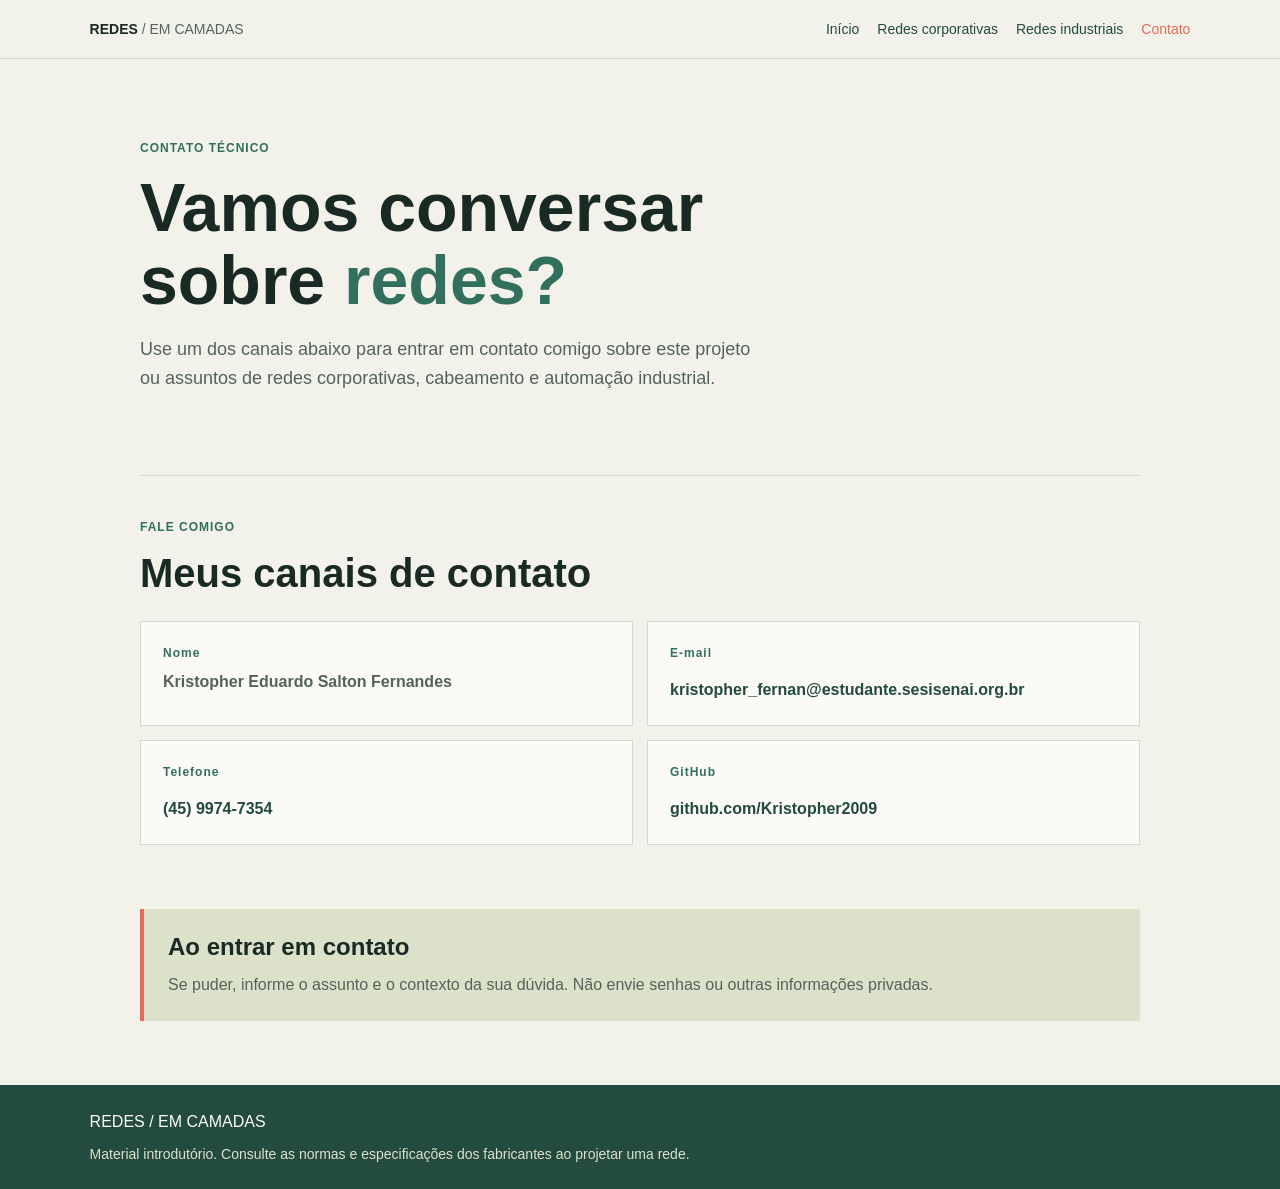
<file: contato.html>
<!DOCTYPE html>
<html lang="pt-BR">
<head>
    <meta charset="UTF-8">
    <meta name="viewport" content="width=device-width, initial-scale=1.0">
    <meta name="description" content="Entre em contato com Kristopher Eduardo Salton Fernandes.">
    <link rel="stylesheet" href="style.css">
    <title>Contato | Redes em camadas</title>
</head>
<body>
    <header class="topo">
        <a class="marca" href="index.html">REDES <span>/ EM CAMADAS</span></a>
        <nav>
            <a href="index.html">Início</a>
            <a href="corporativas.html">Redes corporativas</a>
            <a href="industriais.html">Redes industriais</a>
            <a href="contato.html" aria-current="page">Contato</a>
        </nav>
    </header>

    <main class="conteudo">
        <section class="abertura">
            <p class="rotulo">CONTATO TÉCNICO</p>
            <h1>Vamos conversar sobre <strong>redes?</strong></h1>
            <p>Use um dos canais abaixo para entrar em contato comigo sobre este projeto ou assuntos de redes corporativas, cabeamento e automação industrial.</p>
        </section>

        <section class="secao">
            <p class="rotulo">FALE COMIGO</p>
            <h2>Meus canais de contato</h2>
            <div class="cartoes contato-cartoes">
                <article class="cartao contato-cartao">
                    <p class="rotulo">Nome</p>
                    <p class="contato-valor">Kristopher Eduardo Salton Fernandes</p>
                </article>
                <article class="cartao contato-cartao">
                    <p class="rotulo">E-mail</p>
                    <a class="contato-link" href="mailto:kristopher_fernan@estudante.sesisenai.org.br">kristopher_fernan@estudante.sesisenai.org.br</a>
                </article>
                <article class="cartao contato-cartao">
                    <p class="rotulo">Telefone</p>
                    <a class="contato-link" href="tel:+554599747354">(45) 9974-7354</a>
                </article>
                <article class="cartao contato-cartao">
                    <p class="rotulo">GitHub</p>
                    <a class="contato-link" href="https://github.com/Kristopher2009" target="_blank" rel="noopener noreferrer">github.com/Kristopher2009</a>
                </article>
            </div>
        </section>

        <section class="nota">
            <h2>Ao entrar em contato</h2>
            <p>Se puder, informe o assunto e o contexto da sua dúvida. Não envie senhas ou outras informações privadas.</p>
        </section>
    </main>

    <footer>
        <p>REDES / EM CAMADAS</p>
        <p>Material introdutório. Consulte as normas e especificações dos fabricantes ao projetar uma rede.</p>
    </footer>
</body>
</html>
</file>
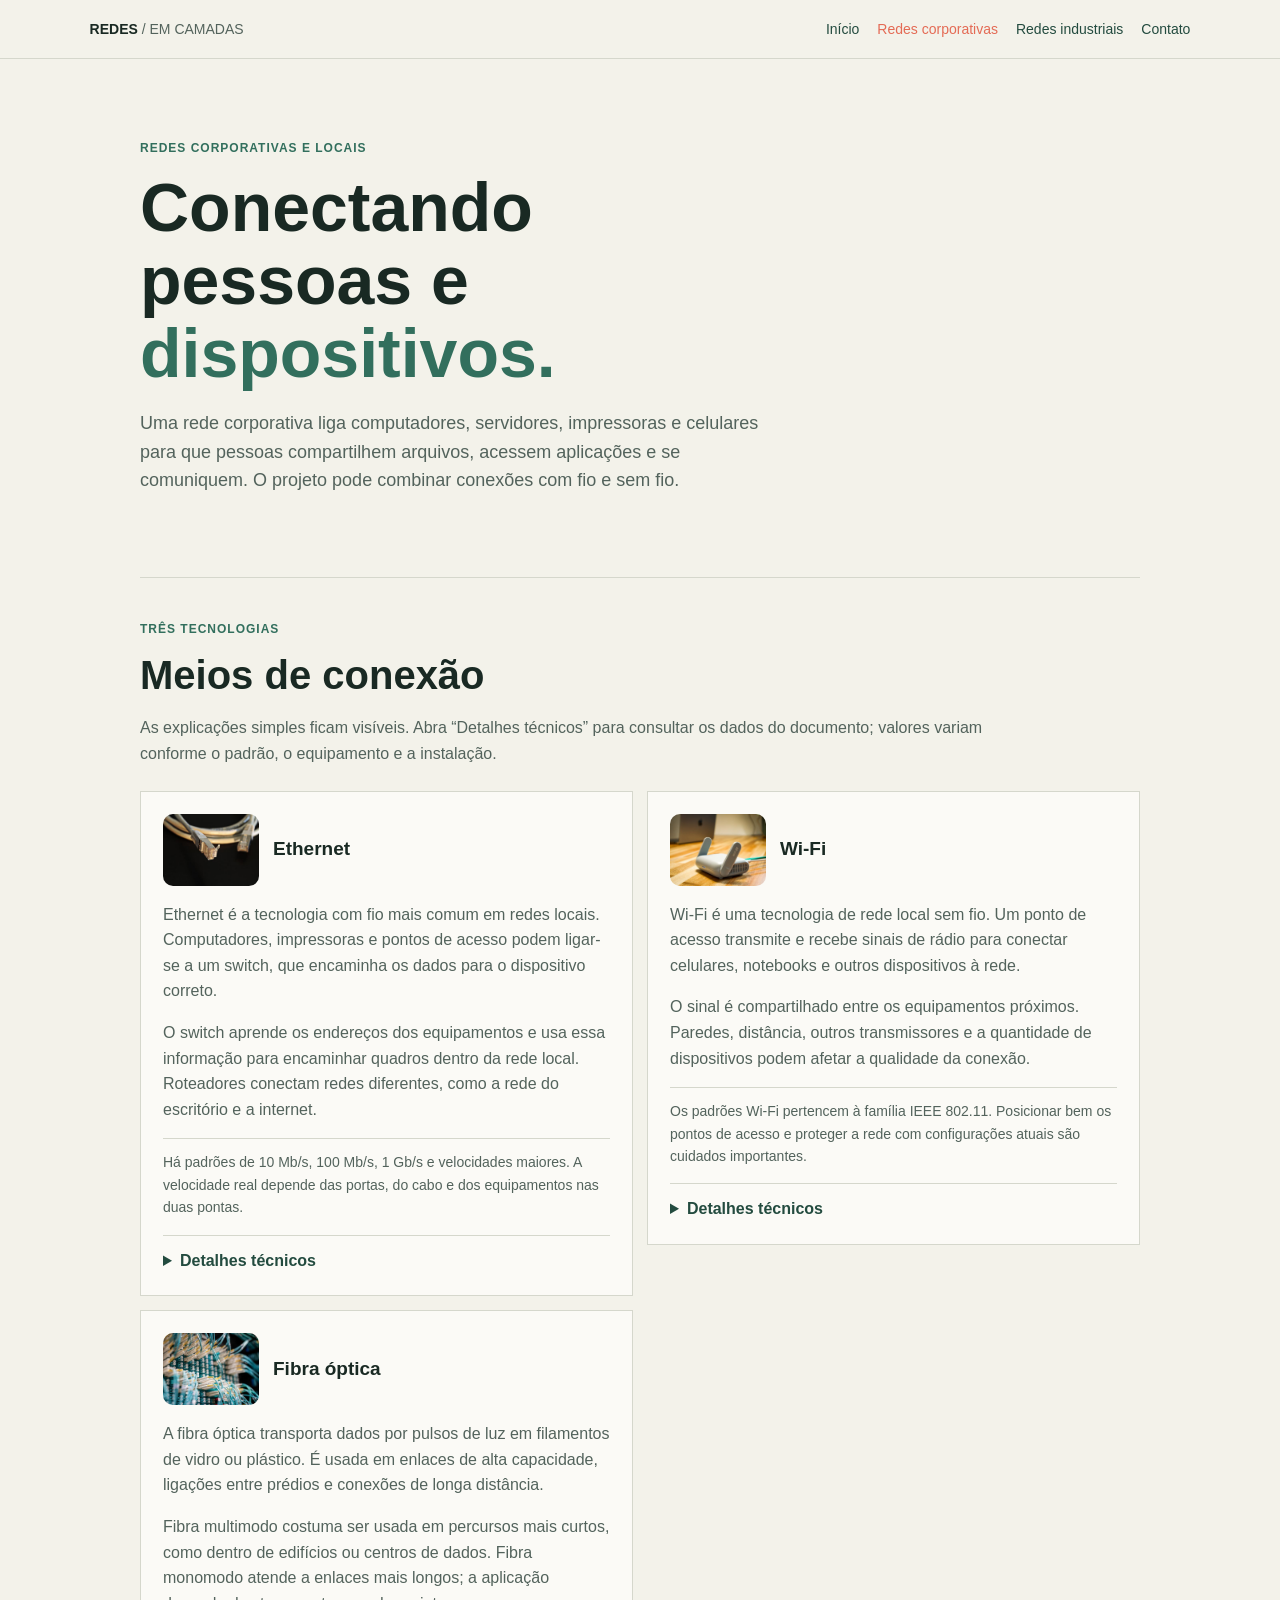
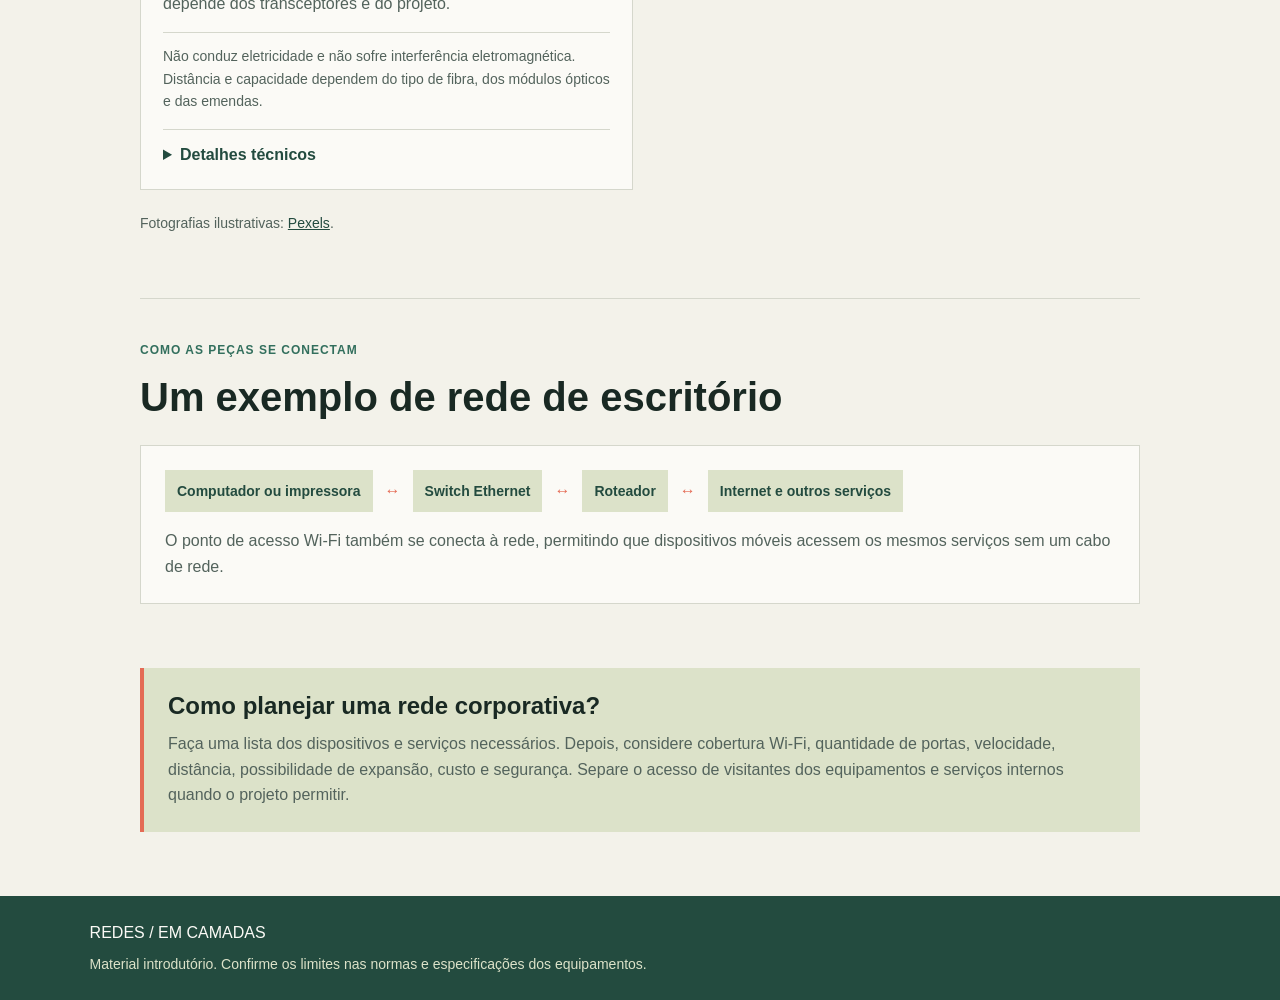
<file: corporativas.html>
<!DOCTYPE html>
<html lang="pt-BR">
<head>
    <meta charset="UTF-8">
    <meta name="viewport" content="width=device-width, initial-scale=1.0">
    <meta name="description" content="Conheça Ethernet, Wi-Fi e fibra óptica em redes corporativas.">
    <link rel="stylesheet" href="style.css">
    <title>Redes corporativas | Redes em camadas</title>
</head>
<body>
    <header class="topo">
        <a class="marca" href="index.html">REDES <span>/ EM CAMADAS</span></a>
        <nav>
            <a href="index.html">Início</a>
            <a href="corporativas.html" aria-current="page">Redes corporativas</a>
            <a href="industriais.html">Redes industriais</a>
            <a href="contato.html">Contato</a>
        </nav>
    </header>

    <main class="conteudo">
        <section class="abertura">
            <p class="rotulo">REDES CORPORATIVAS E LOCAIS</p>
            <h1>Conectando pessoas e <strong>dispositivos.</strong></h1>
            <p>Uma rede corporativa liga computadores, servidores, impressoras e celulares para que pessoas compartilhem arquivos, acessem aplicações e se comuniquem. O projeto pode combinar conexões com fio e sem fio.</p>
        </section>

        <section class="secao">
            <p class="rotulo">TRÊS TECNOLOGIAS</p>
            <h2>Meios de conexão</h2>
            <p class="apoio-tecnico">As explicações simples ficam visíveis. Abra “Detalhes técnicos” para consultar os dados do documento; valores variam conforme o padrão, o equipamento e a instalação.</p>
            <div class="lista">
                <article class="item">
                    <div class="cabecalho-item">
                        <img class="foto-tecnologia" src="assets/photos/ethernet.jpg" alt="Cabos Ethernet com conectores de rede" loading="lazy" decoding="async">
                        <h3>Ethernet</h3>
                    </div>
                    <p>Ethernet é a tecnologia com fio mais comum em redes locais. Computadores, impressoras e pontos de acesso podem ligar-se a um switch, que encaminha os dados para o dispositivo correto.</p>
                    <p>O switch aprende os endereços dos equipamentos e usa essa informação para encaminhar quadros dentro da rede local. Roteadores conectam redes diferentes, como a rede do escritório e a internet.</p>
                    <p class="dado">Há padrões de 10 Mb/s, 100 Mb/s, 1 Gb/s e velocidades maiores. A velocidade real depende das portas, do cabo e dos equipamentos nas duas pontas.</p>
                    <details class="detalhes-tecnicos">
                        <summary>Detalhes técnicos</summary>
                        <dl>
                            <div><dt>Cabeamento</dt><dd>Par trançado: Cat5e (até 1 Gb/s em 100 m), Cat6 (10 Gb/s até 55 m), Cat6A (10 Gb/s em 100 m) e Cat8 (25/40 Gb/s até 30 m). Também pode usar fibra; coaxial (10BASE5/10BASE2) aparece em padrões legados. Conectores: RJ45, SFP/SFP+, M12 D-coded (100 Mb/s), M12 X-coded (10 Gb/s) e RJ45 industrial push-pull. Topologias atuais incluem estrela e árvore; anéis podem usar RSTP ou MRP; barramento é legado coaxial.</dd></div>
                            <div><dt>Sinais elétricos</dt><dd>10BASE-T usa Manchester; 100BASE-TX, 4B5B e MLT-3; 1000BASE-T, PAM-5; e 10GBASE-T, PAM-16. O sinal é diferencial e balanceado, com transformadores de isolamento citados em cerca de 1500 Vrms. PoE: 802.3af (15,4 W), 802.3at (30 W) e 802.3bt (aproximadamente 60–90 W). Torção, blindagem F/UTP ou S/FTP e aterramento correto ajudam contra EMI; fibra elimina esse tipo de interferência.</dd></div>
                            <div><dt>Comunicação</dt><dd>CSMA/CD com detecção e backoff exponencial é associado a meios compartilhados half-duplex; em switches full-duplex modernos não há colisões. O quadro inclui preâmbulo (7 bytes), SFD, MAC de destino/origem, EtherType/Length, dados (46–1500 bytes) e FCS CRC-32. VLAN 802.1Q acrescenta 4 bytes.</dd></div>
                            <div><dt>Desempenho</dt><dd>Há taxas de 10 Mb/s até 400 Gb/s. O limite usual de um segmento de cobre é 100 m (90 m de cabeamento permanente e até 10 m de cordões). Ethernet básica não garante tempo determinístico; QoS e TSN (IEEE 802.1) podem melhorar o tratamento de tráfego sensível ao tempo. No documento, aparece nos níveis de Controle, Supervisão e Integração.</dd></div>
                        </dl>
                    </details>
                </article>
                <article class="item">
                    <div class="cabecalho-item">
                        <img class="foto-tecnologia" src="assets/photos/wifi.jpg" alt="Roteador Wi-Fi com antenas" loading="lazy" decoding="async">
                        <h3>Wi-Fi</h3>
                    </div>
                    <p>Wi-Fi é uma tecnologia de rede local sem fio. Um ponto de acesso transmite e recebe sinais de rádio para conectar celulares, notebooks e outros dispositivos à rede.</p>
                    <p>O sinal é compartilhado entre os equipamentos próximos. Paredes, distância, outros transmissores e a quantidade de dispositivos podem afetar a qualidade da conexão.</p>
                    <p class="dado">Os padrões Wi-Fi pertencem à família IEEE 802.11. Posicionar bem os pontos de acesso e proteger a rede com configurações atuais são cuidados importantes.</p>
                    <details class="detalhes-tecnicos">
                        <summary>Detalhes técnicos</summary>
                        <dl>
                            <div><dt>Cabeamento</dt><dd>O enlace com os clientes usa rádio em 2,4, 5 ou 6 GHz (Wi-Fi 6E/7); o 802.11ah também prevê sub-1 GHz. O ponto de acesso liga-se à rede cabeada, geralmente por RJ45 e pode receber PoE. Há redes de infraestrutura (BSS/ESS), ad hoc, Wi-Fi Direct e malha 802.11s; antenas podem usar SMA/RP-SMA ou N-type.</dd></div>
                            <div><dt>Sinais elétricos</dt><dd>As técnicas incluem DSSS/CCK, OFDM e OFDMA, com MIMO/MU-MIMO. As modulações vão de BPSK até 1024-QAM no Wi-Fi 6 e 4096-QAM no Wi-Fi 7; canais podem ter de 20 a 320 MHz. O ponto de acesso costuma usar PoE; clientes usam bateria ou fonte própria. WPA2/WPA3 protegem a comunicação, que também sofre com interferência e obstáculos; áreas classificadas exigem equipamentos certificados.</dd></div>
                            <div><dt>Comunicação</dt><dd>CSMA/CA escuta o canal, aguarda um intervalo aleatório e usa confirmações ACK; RTS/CTS é opcional. EDCA/HCF oferece QoS; no 802.11ax, OFDMA permite escalonamento pelo ponto de acesso. O quadro inclui controle, duração, até quatro endereços MAC, sequência, QoS, dados (até 2304 bytes, ou mais com agregação A-MSDU/A-MPDU) e FCS CRC-32.</dd></div>
                            <div><dt>Desempenho</dt><dd>Taxas teóricas citadas: 11 Mb/s (802.11b), 54 Mb/s (a/g), 600 Mb/s (n), 6,9 Gb/s (ac), 9,6 Gb/s (ax) e cerca de 46 Gb/s (be). O alcance típico é de 30 a 100 m em ambientes internos e pode chegar a centenas de metros ao ar livre com visada. Contenção e interferência tornam o Wi-Fi não determinístico; é indicado para Supervisão/Integração não críticas, como tablets, IHMs móveis, coletores, AGVs e IIoT.</dd></div>
                        </dl>
                    </details>
                </article>
                <article class="item">
                    <div class="cabecalho-item">
                        <img class="foto-tecnologia" src="assets/photos/fiber.jpg" alt="Cabos de fibra óptica conectados a um painel" loading="lazy" decoding="async">
                        <h3>Fibra óptica</h3>
                    </div>
                    <p>A fibra óptica transporta dados por pulsos de luz em filamentos de vidro ou plástico. É usada em enlaces de alta capacidade, ligações entre prédios e conexões de longa distância.</p>
                    <p>Fibra multimodo costuma ser usada em percursos mais curtos, como dentro de edifícios ou centros de dados. Fibra monomodo atende a enlaces mais longos; a aplicação depende dos transceptores e do projeto.</p>
                    <p class="dado">Não conduz eletricidade e não sofre interferência eletromagnética. Distância e capacidade dependem do tipo de fibra, dos módulos ópticos e das emendas.</p>
                    <details class="detalhes-tecnicos">
                        <summary>Detalhes técnicos</summary>
                        <dl>
                            <div><dt>Cabeamento</dt><dd>Multimodo inclui OM1 (62,5/125 µm) e OM2–OM5 (50/125 µm, normalmente 850 nm); monomodo OS1/OS2 usa núcleo de cerca de 9 µm, normalmente 1310 ou 1550 nm. Conectores: LC, SC, ST, FC, MPO/MTP e, em versões industriais, SC-RJ/M12 óptico. Pode formar enlaces ponto a ponto, estrela, anel ou árvore PON.</dd></div>
                            <div><dt>Sinais elétricos</dt><dd>O transmissor converte dados em pulsos de luz: LED/VCSEL é comum em multimodo e laser DFB em monomodo. Podem ser usados NRZ ou PAM-4 e codificações 8b/10b ou 64b/66b. A fibra não transporta energia elétrica, é imune a EMI/RFI e oferece isolamento galvânico; não gera faísca, observados os limites de potência óptica aplicáveis.</dd></div>
                            <div><dt>Comunicação</dt><dd>A fibra é o meio físico; o protocolo define o acesso e o quadro. Ethernet óptica costuma ser full-duplex ponto a ponto, por duas fibras ou WDM em uma. Em redes PON, usa-se TDM no sentido descendente e TDMA no ascendente; o quadro é o do protocolo transportado, como Ethernet 802.3.</dd></div>
                            <div><dt>Desempenho</dt><dd>O documento cita taxas de 100 Mb/s a 400 Gb/s ou superiores. Exemplos: 1000BASE-SX até 550 m em multimodo; 10GBASE-SR até 300 m (OM3) ou 400 m (OM4); 1000BASE-LX e 10GBASE-LR até 10 km; ER até 40 km e ZR até 80 km em monomodo. A propagação é cerca de 5 µs/km; o determinismo depende do protocolo e dos equipamentos.</dd></div>
                        </dl>
                    </details>
                </article>
            </div>
            <p class="credito-fotos">Fotografias ilustrativas: <a href="https://www.pexels.com/license/">Pexels</a>.</p>
        </section>

        <section class="secao">
            <p class="rotulo">COMO AS PEÇAS SE CONECTAM</p>
            <h2>Um exemplo de rede de escritório</h2>
            <div class="fluxo">
                <p><strong>Computador ou impressora</strong><span>↔</span><strong>Switch Ethernet</strong><span>↔</span><strong>Roteador</strong><span>↔</span><strong>Internet e outros serviços</strong></p>
                <p>O ponto de acesso Wi-Fi também se conecta à rede, permitindo que dispositivos móveis acessem os mesmos serviços sem um cabo de rede.</p>
            </div>
        </section>

        <section class="nota">
            <h2>Como planejar uma rede corporativa?</h2>
            <p>Faça uma lista dos dispositivos e serviços necessários. Depois, considere cobertura Wi-Fi, quantidade de portas, velocidade, distância, possibilidade de expansão, custo e segurança. Separe o acesso de visitantes dos equipamentos e serviços internos quando o projeto permitir.</p>
        </section>
    </main>

    <footer>
        <p>REDES / EM CAMADAS</p>
        <p>Material introdutório. Confirme os limites nas normas e especificações dos equipamentos.</p>
    </footer>
</body>
</html>
</file>
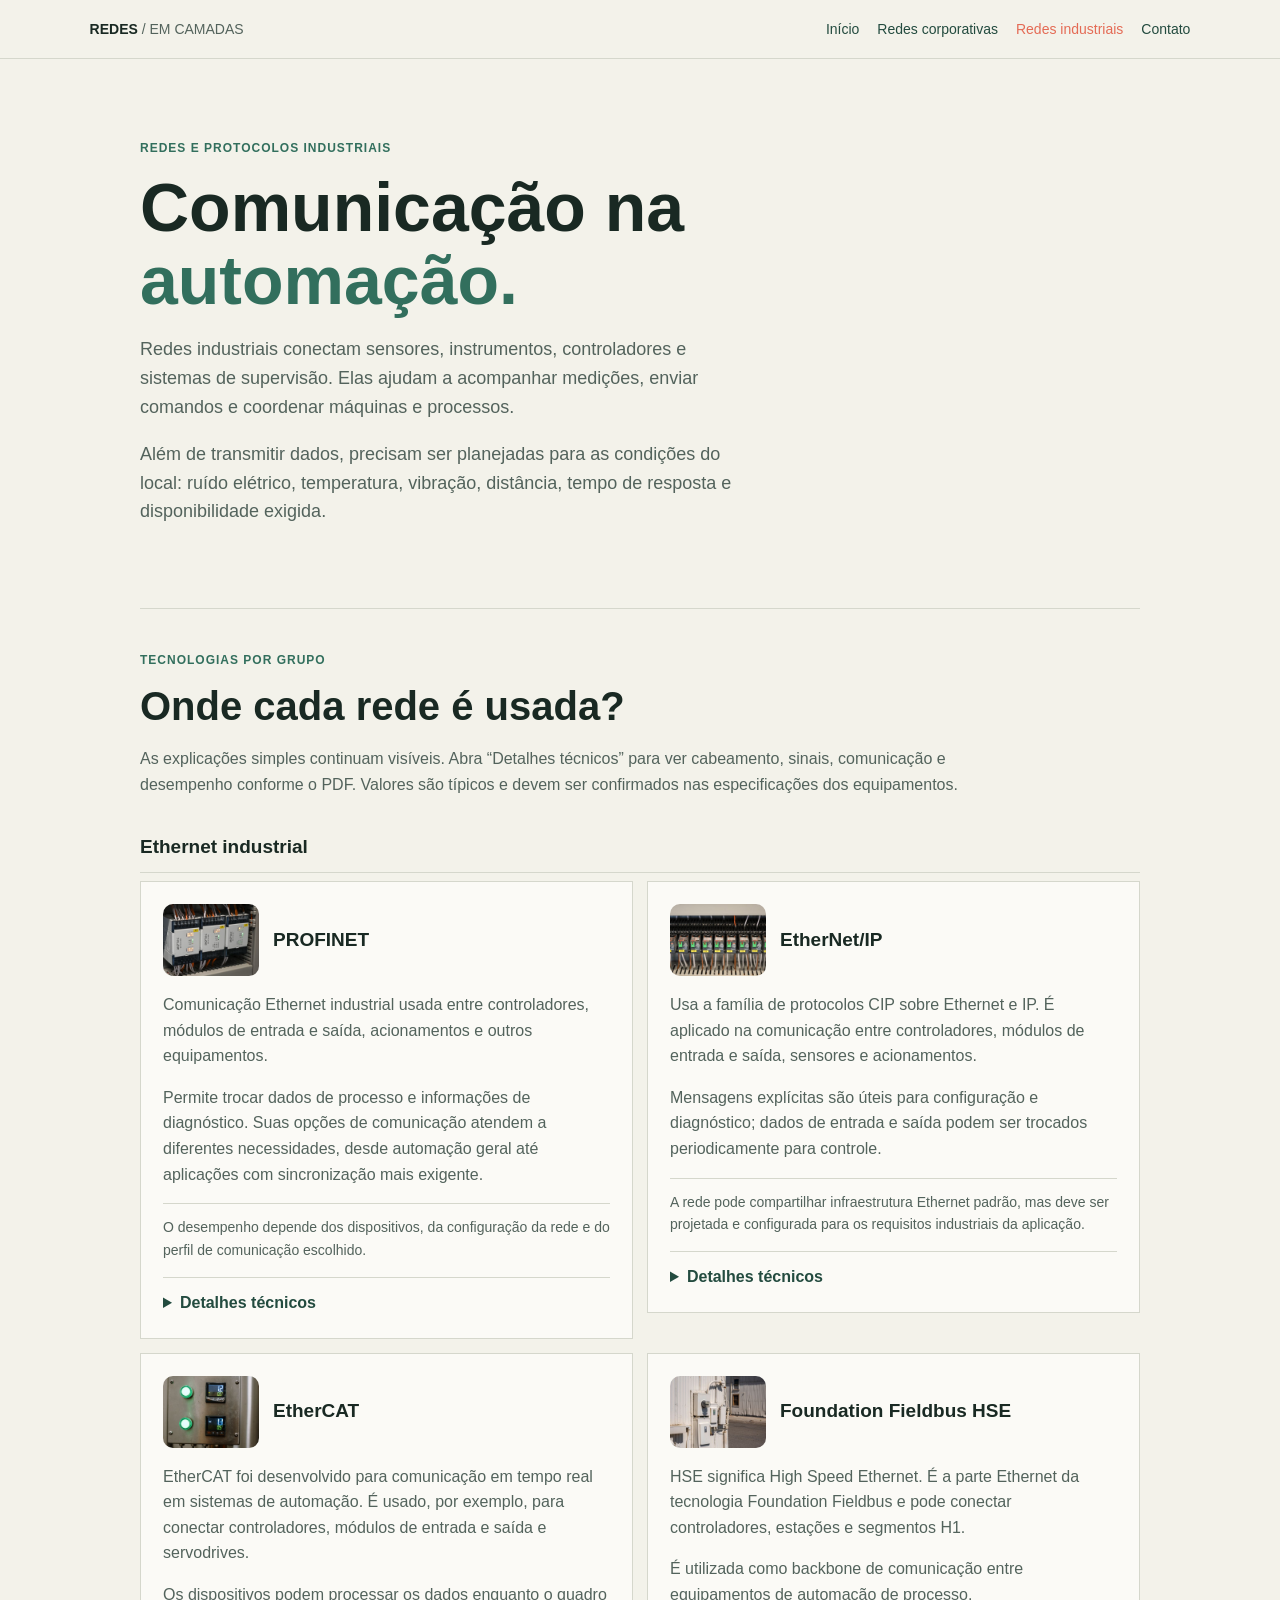
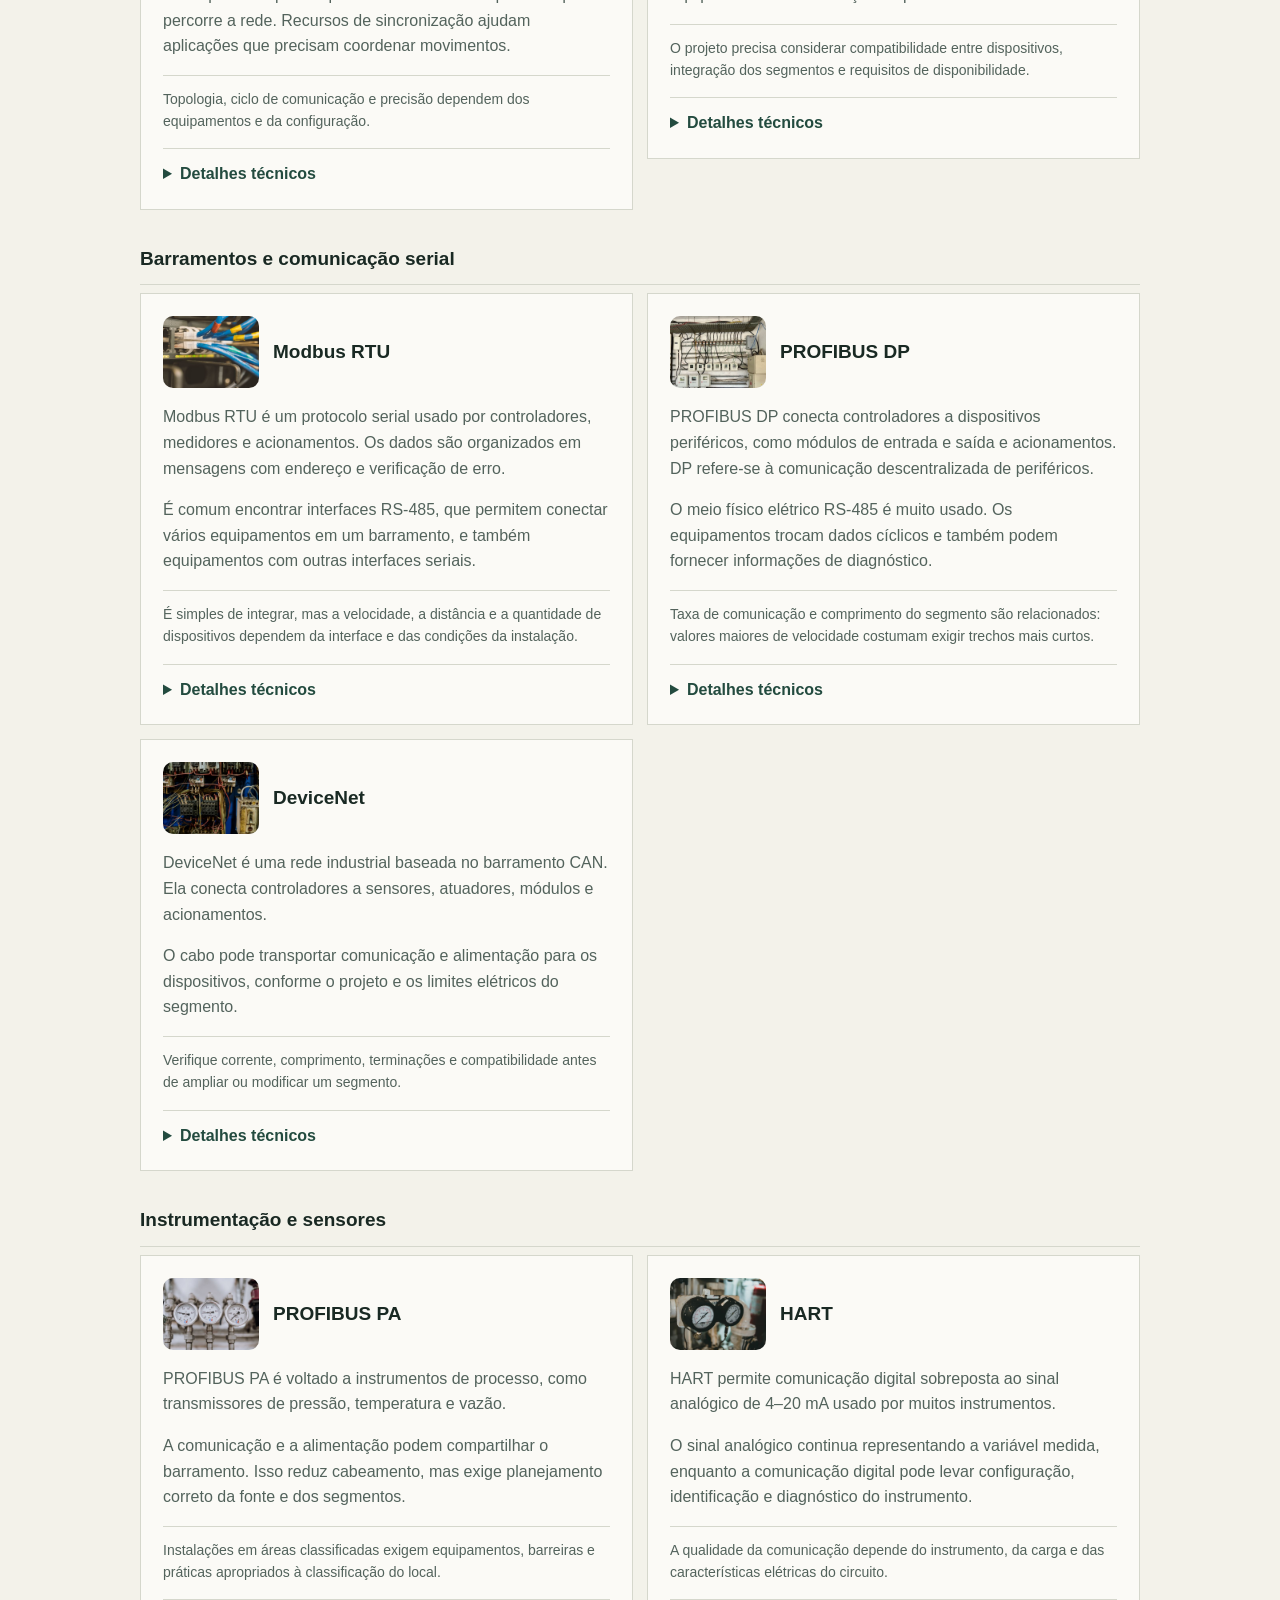
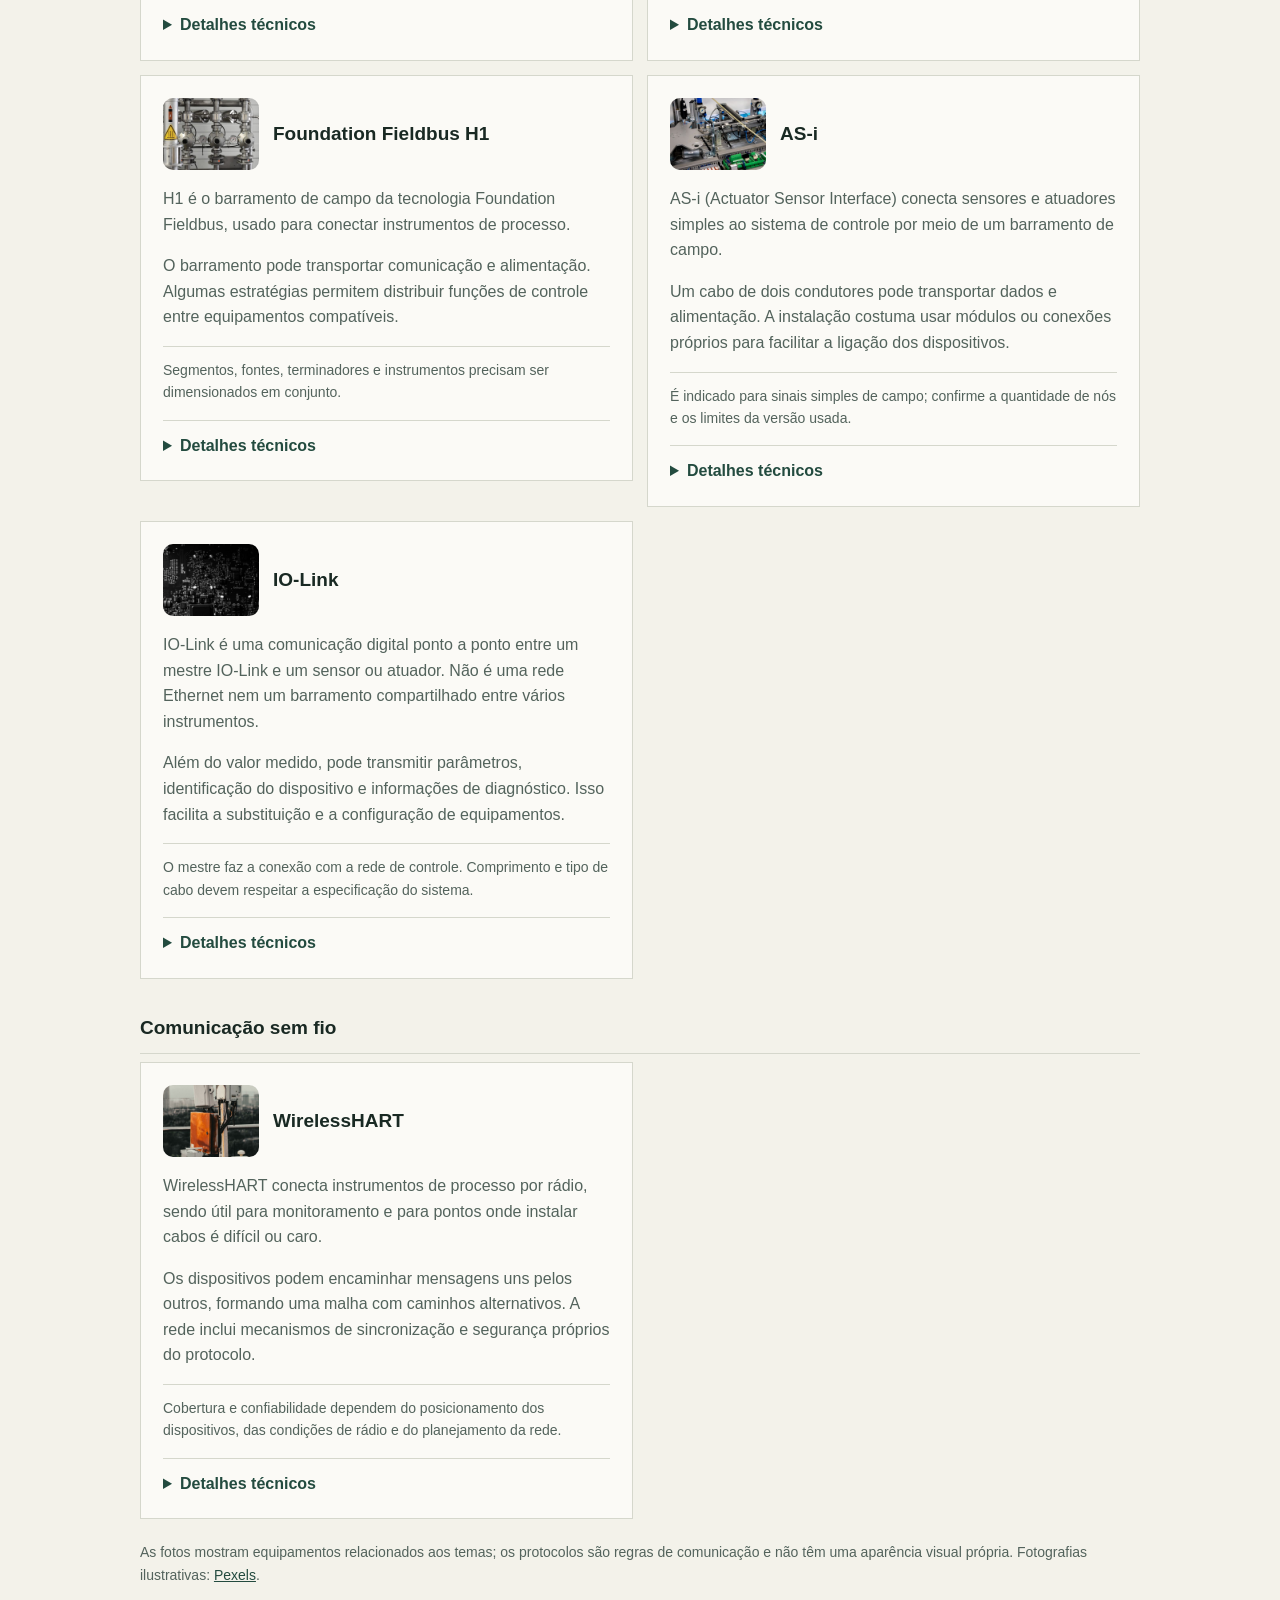
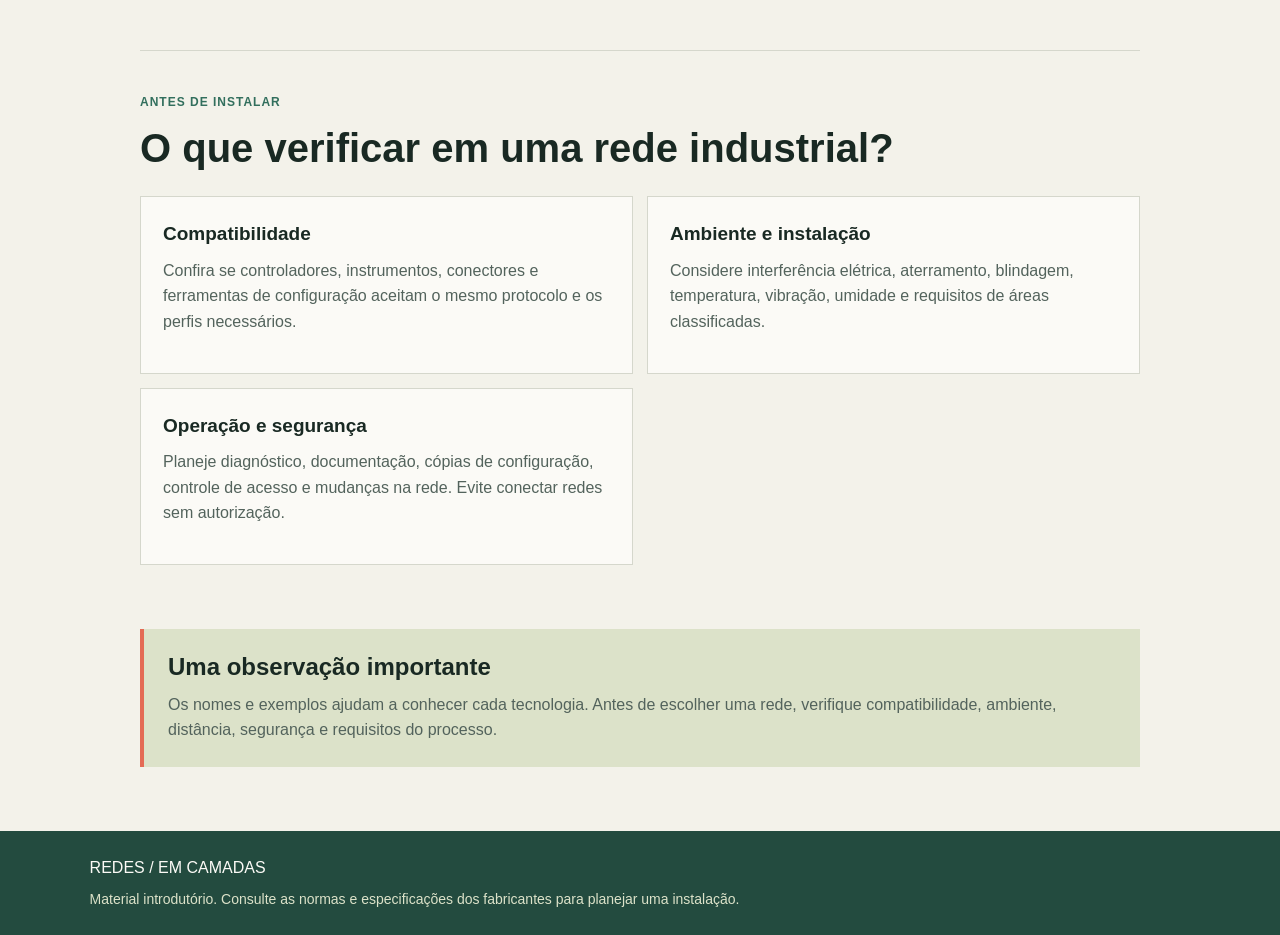
<file: industriais.html>
<!DOCTYPE html>
<html lang="pt-BR">
<head>
    <meta charset="UTF-8">
    <meta name="viewport" content="width=device-width, initial-scale=1.0">
    <meta name="description" content="Conheça protocolos e redes usados na automação industrial.">
    <link rel="stylesheet" href="style.css">
    <title>Redes industriais | Redes em camadas</title>
</head>
<body>
    <header class="topo">
        <a class="marca" href="index.html">REDES <span>/ EM CAMADAS</span></a>
        <nav>
            <a href="index.html">Início</a>
            <a href="corporativas.html">Redes corporativas</a>
            <a href="industriais.html" aria-current="page">Redes industriais</a>
            <a href="contato.html">Contato</a>
        </nav>
    </header>

    <main class="conteudo">
        <section class="abertura">
            <p class="rotulo">REDES E PROTOCOLOS INDUSTRIAIS</p>
            <h1>Comunicação na <strong>automação.</strong></h1>
            <p>Redes industriais conectam sensores, instrumentos, controladores e sistemas de supervisão. Elas ajudam a acompanhar medições, enviar comandos e coordenar máquinas e processos.</p>
            <p>Além de transmitir dados, precisam ser planejadas para as condições do local: ruído elétrico, temperatura, vibração, distância, tempo de resposta e disponibilidade exigida.</p>
        </section>

        <section class="secao">
            <p class="rotulo">TECNOLOGIAS POR GRUPO</p>
            <h2>Onde cada rede é usada?</h2>
            <p class="apoio-tecnico">As explicações simples continuam visíveis. Abra “Detalhes técnicos” para ver cabeamento, sinais, comunicação e desempenho conforme o PDF. Valores são típicos e devem ser confirmados nas especificações dos equipamentos.</p>

            <div class="grupo">
                <h3>Ethernet industrial</h3>
                <div class="lista">
                    <article class="item">
                        <div class="cabecalho-item">
                            <img class="foto-tecnologia" src="assets/photos/profinet.jpg" alt="Módulos de controle conectados em um painel industrial" loading="lazy" decoding="async">
                            <h3>PROFINET</h3>
                        </div>
                        <p>Comunicação Ethernet industrial usada entre controladores, módulos de entrada e saída, acionamentos e outros equipamentos.</p>
                        <p>Permite trocar dados de processo e informações de diagnóstico. Suas opções de comunicação atendem a diferentes necessidades, desde automação geral até aplicações com sincronização mais exigente.</p>
                        <p class="dado">O desempenho depende dos dispositivos, da configuração da rede e do perfil de comunicação escolhido.</p>
                        <details class="detalhes-tecnicos">
                            <summary>Detalhes técnicos</summary>
                            <dl>
                                <div><dt>Cabeamento</dt><dd>Usa Ethernet 100BASE-TX em cabo industrial Cat5e verde, de 4 ou 8 fios; Tipo A, B e C atendem instalações fixas, flexíveis e móveis. Também pode usar fibra (POF, HCS, multimodo/monomodo) ou Wi-Fi. Conectores: RJ45 IP20, push-pull, M12 D-coded IP65/67 e SC-RJ/POF. Topologias: estrela, árvore, linha e anel MRP; PRP é outra opção de redundância.</dd></div>
                                <div><dt>Sinais elétricos</dt><dd>100BASE-TX usa 4B5B e MLT-3 em full-duplex a 100 Mb/s. A alimentação costuma ser separada em 24 Vcc; Ethernet-APL (10BASE-T1L) pode levar dados e energia pelo mesmo par e atender a aplicações Ex. Cabo blindado e aterramento ajudam contra ruído; PROFIsafe atende à segurança funcional.</dd></div>
                                <div><dt>Comunicação</dt><dd>NRT usa TCP/IP para configuração e diagnóstico; RT envia dados priorizados; IRT reserva intervalos sincronizados para tráfego crítico. O modelo envolve I/O Controller, I/O Device e I/O Supervisor; DCP é usado para descoberta. Quadros RT usam EtherType 0x8892 e incluem FrameID, dados cíclicos, APDU Status (CycleCounter, DataStatus e TransferStatus) e FCS CRC-32.</dd></div>
                                <div><dt>Desempenho</dt><dd>Taxas usuais: 100 Mb/s e 1 Gb/s. O cobre permite até 100 m por segmento; a fibra vai de cerca de 2 km em multimodo a dezenas de quilômetros em monomodo. RT costuma operar em ciclos de 1–10 ms; IRT pode partir de 31,25 µs, com jitter abaixo de 1 µs. É usado principalmente em Campo e Controle, integrado à Supervisão.</dd></div>
                            </dl>
                        </details>
                    </article>
                    <article class="item">
                        <div class="cabecalho-item">
                            <img class="foto-tecnologia" src="assets/photos/ethernet-ip.jpg" alt="Componentes e relés instalados em um painel de controle" loading="lazy" decoding="async">
                            <h3>EtherNet/IP</h3>
                        </div>
                        <p>Usa a família de protocolos CIP sobre Ethernet e IP. É aplicado na comunicação entre controladores, módulos de entrada e saída, sensores e acionamentos.</p>
                        <p>Mensagens explícitas são úteis para configuração e diagnóstico; dados de entrada e saída podem ser trocados periodicamente para controle.</p>
                        <p class="dado">A rede pode compartilhar infraestrutura Ethernet padrão, mas deve ser projetada e configurada para os requisitos industriais da aplicação.</p>
                        <details class="detalhes-tecnicos">
                            <summary>Detalhes técnicos</summary>
                            <dl>
                                <div><dt>Cabeamento</dt><dd>Usa Ethernet padrão em UTP/STP Cat5e ou Cat6 e também fibra. Conectores comuns são RJ45 e M12 D-coded. Topologias incluem estrela, árvore, linha e anel DLR, que permite recuperar falhas em poucos milissegundos.</dd></div>
                                <div><dt>Sinais elétricos</dt><dd>Segue a sinalização IEEE 802.3 (10/100/1000BASE-T). A alimentação normalmente é separada em 24 Vcc, embora alguns dispositivos usem PoE. Cabo industrial blindado, aterramento e, em áreas classificadas, barreiras ou Ethernet-APL são opções de proteção.</dd></div>
                                <div><dt>Comunicação</dt><dd>O CIP (mantido pela ODVA) usa o modelo produtor/consumidor. Mensagens explícitas de configuração/diagnóstico usam TCP (porta 44818); mensagens implícitas de I/O cíclico usam UDP (porta 2222), geralmente multicast, com intervalo RPI configurável. O encapsulamento inclui comando, tamanho, session handle, status, sender context, opções e dados CIP.</dd></div>
                                <div><dt>Desempenho</dt><dd>Taxas: 10, 100 e 1000 Mb/s; o cobre permite até 100 m por segmento. Não é estritamente determinístico; switches gerenciados, QoS e IGMP snooping ajudam em ciclos de poucos milissegundos. CIP Sync (IEEE 1588) e CIP Motion oferecem sincronismo na ordem de microssegundos. Atua em Campo e Controle e integra-se à Supervisão e à Integração.</dd></div>
                            </dl>
                        </details>
                    </article>
                    <article class="item">
                        <div class="cabecalho-item">
                            <img class="foto-tecnologia" src="assets/photos/industrial-panel.jpg" alt="Painel de automação com módulos e indicadores" loading="lazy" decoding="async">
                            <h3>EtherCAT</h3>
                        </div>
                        <p>EtherCAT foi desenvolvido para comunicação em tempo real em sistemas de automação. É usado, por exemplo, para conectar controladores, módulos de entrada e saída e servodrives.</p>
                        <p>Os dispositivos podem processar os dados enquanto o quadro percorre a rede. Recursos de sincronização ajudam aplicações que precisam coordenar movimentos.</p>
                        <p class="dado">Topologia, ciclo de comunicação e precisão dependem dos equipamentos e da configuração.</p>
                        <details class="detalhes-tecnicos">
                            <summary>Detalhes técnicos</summary>
                            <dl>
                                <div><dt>Cabeamento</dt><dd>Usa 100BASE-TX em Cat5e ou fibra 100BASE-FX; módulos podem comunicar pelo E-bus (LVDS). Conectores incluem RJ45, M8 e M12 D-coded. Topologias comuns: linha, árvore, estrela e anel redundante; o documento cita até 65.535 nós.</dd></div>
                                <div><dt>Sinais elétricos</dt><dd>Ethernet 100BASE-TX full-duplex. Na versão EtherCAT P, o mesmo cabo de 4 fios pode levar dados e 24 Vcc para o sistema e periféricos. Cabo blindado e isolamento nas portas ajudam a proteger a rede industrial.</dd></div>
                                <div><dt>Comunicação</dt><dd>O mestre envia um quadro que percorre os escravos; cada dispositivo lê e insere dados “em voo” (processing on the fly). Escravos usam um controlador ESC; o mestre pode usar uma porta Ethernet comum. Distributed Clocks sincroniza os nós. O quadro usa EtherType 0x88A4, cabeçalho, datagramas (comando, índice, endereço, comprimento, dados e Working Counter) e FCS CRC-32.</dd></div>
                                <div><dt>Desempenho</dt><dd>Taxa de 100 Mb/s (1 Gb/s no EtherCAT G); cerca de 100 m entre nós em cobre, até 2 km em fibra multimodo ou 40 km em monomodo. É hard real-time, com ciclos a partir de aproximadamente 31,25 µs e jitter inferior a 1 µs. Usado em Campo e Controle para movimento, robótica, CNC e I/O rápido.</dd></div>
                            </dl>
                        </details>
                    </article>
                    <article class="item">
                        <div class="cabecalho-item">
                            <img class="foto-tecnologia" src="assets/photos/fieldbus-hse.jpg" alt="Equipamentos elétricos instalados em uma área industrial" loading="lazy" decoding="async">
                            <h3>Foundation Fieldbus HSE</h3>
                        </div>
                        <p>HSE significa High Speed Ethernet. É a parte Ethernet da tecnologia Foundation Fieldbus e pode conectar controladores, estações e segmentos H1.</p>
                        <p>É utilizada como backbone de comunicação entre equipamentos de automação de processo.</p>
                        <p class="dado">O projeto precisa considerar compatibilidade entre dispositivos, integração dos segmentos e requisitos de disponibilidade.</p>
                        <details class="detalhes-tecnicos">
                            <summary>Detalhes técnicos</summary>
                            <dl>
                                <div><dt>Cabeamento</dt><dd>Usa Ethernet 100BASE-TX em Cat5e ou fibra, com conectores RJ45, SC ou LC. Pode formar estrela ou anel e atuar como backbone, ligando segmentos H1 por meio de linking devices.</dd></div>
                                <div><dt>Sinais elétricos</dt><dd>Em cobre, segue a sinalização 100BASE-TX; a alimentação é separada. Cabos blindados e fibra entre áreas distantes ajudam a proteger a instalação contra interferências.</dd></div>
                                <div><dt>Comunicação</dt><dd>É Ethernet comutada full-duplex. Sobre TCP/UDP/IP rodam as camadas FMS/FDA do Fieldbus. Pode haver redundância de rede e de controladores. O quadro Ethernet padrão (FCS CRC-32) transporta a mensagem Fieldbus.</dd></div>
                                <div><dt>Desempenho</dt><dd>Opera normalmente a 100 Mb/s, com versões de 1 Gb/s; cobre: até 100 m por segmento, e fibra: quilômetros. Não é estritamente determinístico, mas atende à supervisão e à integração de controladores e linking devices. O documento o situa em Controle e Supervisão.</dd></div>
                            </dl>
                        </details>
                    </article>
                </div>
            </div>

            <div class="grupo">
                <h3>Barramentos e comunicação serial</h3>
                <div class="lista">
                    <article class="item">
                        <div class="cabecalho-item">
                            <img class="foto-tecnologia" src="assets/photos/modbus-rtu.jpg" alt="Cabos de comunicação conectados a equipamentos de rede" loading="lazy" decoding="async">
                            <h3>Modbus RTU</h3>
                        </div>
                        <p>Modbus RTU é um protocolo serial usado por controladores, medidores e acionamentos. Os dados são organizados em mensagens com endereço e verificação de erro.</p>
                        <p>É comum encontrar interfaces RS-485, que permitem conectar vários equipamentos em um barramento, e também equipamentos com outras interfaces seriais.</p>
                        <p class="dado">É simples de integrar, mas a velocidade, a distância e a quantidade de dispositivos dependem da interface e das condições da instalação.</p>
                        <details class="detalhes-tecnicos">
                            <summary>Detalhes técnicos</summary>
                            <dl>
                                <div><dt>Cabeamento</dt><dd>Normalmente usa par trançado blindado RS-485 (2 fios half-duplex ou 4 fios full-duplex); também existe RS-232 ponto a ponto. Conexões podem ser por bornes, D-Sub de 9 pinos ou RJ45. A topologia RS-485 é um barramento linear com terminação de 120 Ω nas duas extremidades e polarização; o documento indica até 32 cargas unitárias por segmento e 247 endereços.</dd></div>
                                <div><dt>Sinais elétricos</dt><dd>RS-485 transmite diferencialmente pelas linhas A/B; o limiar de recepção citado é ±200 mV e a faixa de modo comum é −7 a +12 V. A transmissão serial é assíncrona, com start, 8 bits de dados, paridade par ou nenhuma e 1 ou 2 bits de parada (11 bits no formato comum). A alimentação é separada; blindagem aterrada em um ponto e isolamento galvânico opcional ajudam a proteger a instalação.</dd></div>
                                <div><dt>Comunicação</dt><dd>O mestre inicia as mensagens e os escravos respondem quando endereçados; endereço 0 é broadcast sem resposta. Um silêncio de 3,5 tempos de caractere delimita quadros. O quadro tem endereço, função, dados (até 252 bytes) e CRC-16, com tamanho total de até 256 bytes.</dd></div>
                                <div><dt>Desempenho</dt><dd>Taxas de 1200 a 115200 b/s; 9600 e 19200 b/s são comuns. O documento cita cerca de 1200 m a 9600 b/s, com distância menor em taxas maiores. O polling é previsível, mas o ciclo cresce com o número de escravos e não oferece tempo real estrito. Usado entre Campo e Controle.</dd></div>
                            </dl>
                        </details>
                    </article>
                    <article class="item">
                        <div class="cabecalho-item">
                            <img class="foto-tecnologia" src="assets/photos/profibus-dp.jpg" alt="Fiação e equipamentos em um painel elétrico" loading="lazy" decoding="async">
                            <h3>PROFIBUS DP</h3>
                        </div>
                        <p>PROFIBUS DP conecta controladores a dispositivos periféricos, como módulos de entrada e saída e acionamentos. DP refere-se à comunicação descentralizada de periféricos.</p>
                        <p>O meio físico elétrico RS-485 é muito usado. Os equipamentos trocam dados cíclicos e também podem fornecer informações de diagnóstico.</p>
                        <p class="dado">Taxa de comunicação e comprimento do segmento são relacionados: valores maiores de velocidade costumam exigir trechos mais curtos.</p>
                        <details class="detalhes-tecnicos">
                            <summary>Detalhes técnicos</summary>
                            <dl>
                                <div><dt>Cabeamento</dt><dd>Usa par trançado blindado RS-485 Tipo A (150 Ω, cerca de 0,34 mm², geralmente roxo) ou fibra óptica. Conectores incluem D-Sub de 9 pinos (pinos 3=B, 8=A, 5=GND, 6=+5 V para terminação), M12 B-coded e bornes. O barramento admite até 32 estações por segmento; repetidores permitem ampliar a rede e chegar aos endereços 0–125.</dd></div>
                                <div><dt>Sinais elétricos</dt><dd>RS-485 usa sinal diferencial NRZ e caracteres UART de 11 bits (start, 8 dados, paridade par e stop). Há terminação ativa nas extremidades (390/220/390 Ω). A alimentação é separada; blindagem nas duas extremidades e equipotencialização são importantes. A variante RS-485-IS é destinada a aplicações em áreas classificadas.</dd></div>
                                <div><dt>Comunicação</dt><dd>Usa passagem de token entre mestres e comunicação mestre-escravo com os dispositivos. DP-V0 oferece dados cíclicos; DP-V1, serviços acíclicos e alarmes; DP-V2, isocronismo e comunicação escravo-escravo. Os quadros têm delimitadores SD1–SD4 ou SC, endereços, controle, dados, FCS e fim.</dd></div>
                                <div><dt>Desempenho</dt><dd>Taxas de 9,6 kb/s a 12 Mb/s. Distâncias típicas caem conforme a velocidade aumenta: até 1200 m em 93,75 kb/s, 1000 m em 187,5 kb/s, 400 m em 500 kb/s, 200 m em 1,5 Mb/s e 100 m entre 3 e 12 Mb/s. É determinístico, com ciclos típicos de 1–10 ms, nos níveis de Campo e Controle.</dd></div>
                            </dl>
                        </details>
                    </article>
                    <article class="item">
                        <div class="cabecalho-item">
                            <img class="foto-tecnologia" src="assets/photos/devicenet.jpg" alt="Componentes de controle industrial conectados por cabos" loading="lazy" decoding="async">
                            <h3>DeviceNet</h3>
                        </div>
                        <p>DeviceNet é uma rede industrial baseada no barramento CAN. Ela conecta controladores a sensores, atuadores, módulos e acionamentos.</p>
                        <p>O cabo pode transportar comunicação e alimentação para os dispositivos, conforme o projeto e os limites elétricos do segmento.</p>
                        <p class="dado">Verifique corrente, comprimento, terminações e compatibilidade antes de ampliar ou modificar um segmento.</p>
                        <details class="detalhes-tecnicos">
                            <summary>Detalhes técnicos</summary>
                            <dl>
                                <div><dt>Cabeamento</dt><dd>Usa cabo CAN de 4 fios: um par de sinal e outro de alimentação 24 Vcc. Há versões grossa (thick), fina (thin) e chata; conectores incluem bornes de 5 posições, micro M12 e mini de 18 mm. A topologia é tronco com derivações, terminada por 121 Ω, com até 64 nós.</dd></div>
                                <div><dt>Sinais elétricos</dt><dd>CAN transmite diferencialmente com codificação NRZ e bit stuffing, usando estados dominante e recessivo. O barramento fornece 24 Vcc (faixa indicada de 11 a 25 V), com até 8 A no tronco. Blindagem aterrada em um ponto, transceptores isolados e barreiras externas em áreas Ex ajudam na proteção.</dd></div>
                                <div><dt>Comunicação</dt><dd>CSMA/NBA arbitra o acesso sem destruir o quadro: vence o identificador de maior prioridade (valor numérico menor). Há mensagens de I/O polled, strobed, cíclicas e change-of-state, além de explícitas. O quadro CAN 2.0A inclui início (SOF), identificador de 11 bits, RTR, controle, 0–8 bytes de dados, CRC-15, ACK e fim (EOF).</dd></div>
                                <div><dt>Desempenho</dt><dd>Taxas de 125, 250 e 500 kb/s. Cabo grosso: até 500 m a 125 kb/s, 250 m a 250 kb/s e 100 m a 500 kb/s; cabo fino: cerca de 100 m. A arbitragem por prioridade torna o tempo previsível (tempo real brando). Usado em Campo e Controle.</dd></div>
                            </dl>
                        </details>
                    </article>
                </div>
            </div>

            <div class="grupo">
                <h3>Instrumentação e sensores</h3>
                <div class="lista">
                    <article class="item">
                        <div class="cabecalho-item">
                            <img class="foto-tecnologia" src="assets/photos/profibus-pa.jpg" alt="Manômetros instalados em tubulações industriais" loading="lazy" decoding="async">
                            <h3>PROFIBUS PA</h3>
                        </div>
                        <p>PROFIBUS PA é voltado a instrumentos de processo, como transmissores de pressão, temperatura e vazão.</p>
                        <p>A comunicação e a alimentação podem compartilhar o barramento. Isso reduz cabeamento, mas exige planejamento correto da fonte e dos segmentos.</p>
                        <p class="dado">Instalações em áreas classificadas exigem equipamentos, barreiras e práticas apropriados à classificação do local.</p>
                        <details class="detalhes-tecnicos">
                            <summary>Detalhes técnicos</summary>
                            <dl>
                                <div><dt>Cabeamento</dt><dd>Usa par trançado blindado Tipo A, conforme IEC 61158-2, normalmente azul. Ligações são feitas em bornes, caixas de junção/acopladores ou conectores M12. Topologias incluem tronco com derivações, árvore e estrela; o tronco recebe terminadores de 100 Ω + 1 µF nas duas extremidades.</dd></div>
                                <div><dt>Sinais elétricos</dt><dd>MBP (Manchester Bus Powered) usa Manchester II a 31,25 kb/s, com modulação de corrente de cerca de ±9 mA (0,75–1 Vpp) sobre a alimentação. O mesmo par fornece 9–32 Vcc; instrumentos costumam consumir 10–15 mA. O documento cita FISCO em torno de 1000 m em IIC e 1900 m em IIB; blindagem e aterramento seguem as regras da instalação.</dd></div>
                                <div><dt>Comunicação</dt><dd>Opera como mestre-escravo com serviços cíclicos e acíclicos PROFIBUS DP-V1. Um acoplador de segmento pode converter RS-485 para MBP; também pode ser usado um DP/PA link. Os quadros PROFIBUS DP (SD1–SD4) são encapsulados no formato MBP, com preâmbulo e delimitadores.</dd></div>
                                <div><dt>Desempenho</dt><dd>A taxa é 31,25 kb/s. O documento cita até 1900 m por segmento em área segura e cerca de 1000 m em área Ex (o limite depende da classificação e do projeto). É determinístico, com ciclos típicos de 100–500 ms, adequado a processos contínuos no nível de Campo.</dd></div>
                            </dl>
                        </details>
                    </article>
                    <article class="item">
                        <div class="cabecalho-item">
                            <img class="foto-tecnologia" src="assets/photos/hart.jpg" alt="Indicadores de pressão em equipamento industrial" loading="lazy" decoding="async">
                            <h3>HART</h3>
                        </div>
                        <p>HART permite comunicação digital sobreposta ao sinal analógico de 4–20 mA usado por muitos instrumentos.</p>
                        <p>O sinal analógico continua representando a variável medida, enquanto a comunicação digital pode levar configuração, identificação e diagnóstico do instrumento.</p>
                        <p class="dado">A qualidade da comunicação depende do instrumento, da carga e das características elétricas do circuito.</p>
                        <details class="detalhes-tecnicos">
                            <summary>Detalhes técnicos</summary>
                            <dl>
                                <div><dt>Cabeamento</dt><dd>Usa o par trançado do laço 4–20 mA, com cabo blindado e resistência de laço indicada entre 230 e 600 Ω. A ligação é ponto a ponto ou multidrop; comunicadores portáteis conectam-se em paralelo aos bornes do instrumento. Multidrop comporta até 15 dispositivos no HART 5 e até 63 nas versões 6/7.</dd></div>
                                <div><dt>Sinais elétricos</dt><dd>Bell 202 FSK sobrepõe tons de 1200 Hz (“1”) e 2200 Hz (“0”), com amplitude de cerca de ±0,5 mA; a média nula mantém a medição analógica. O transmissor costuma ser alimentado pelo próprio laço de dois fios. Barreiras zener ou isoladores de segurança intrínseca podem ser necessários em área classificada.</dd></div>
                                <div><dt>Comunicação</dt><dd>O modo pergunta/resposta admite mestre primário (sistema de controle), secundário (comunicador) e opção burst. O quadro pode começar com 5–20 bytes de preâmbulo 0xFF e inclui delimitador, endereço curto (1 byte) ou longo (5 bytes), comando, contagem, status na resposta, dados e checksum XOR. Cada caractere tem start, 8 dados, paridade ímpar e stop (11 bits).</dd></div>
                                <div><dt>Desempenho</dt><dd>A taxa digital é 1200 b/s, aproximadamente 2–3 transações por segundo. O documento indica até cerca de 3000 m em cabo simples e 1500 m em multidrop, conforme a capacitância. O digital serve a configuração e diagnóstico; o sinal analógico continua responsável pelo controle em tempo real. Atua no nível de Campo.</dd></div>
                            </dl>
                        </details>
                    </article>
                    <article class="item">
                        <div class="cabecalho-item">
                            <img class="foto-tecnologia" src="assets/photos/fieldbus-h1.jpg" alt="Válvulas e instrumentos em uma instalação de processo" loading="lazy" decoding="async">
                            <h3>Foundation Fieldbus H1</h3>
                        </div>
                        <p>H1 é o barramento de campo da tecnologia Foundation Fieldbus, usado para conectar instrumentos de processo.</p>
                        <p>O barramento pode transportar comunicação e alimentação. Algumas estratégias permitem distribuir funções de controle entre equipamentos compatíveis.</p>
                        <p class="dado">Segmentos, fontes, terminadores e instrumentos precisam ser dimensionados em conjunto.</p>
                        <details class="detalhes-tecnicos">
                            <summary>Detalhes técnicos</summary>
                            <dl>
                                <div><dt>Cabeamento</dt><dd>Usa par trançado blindado Tipo A, conforme IEC 61158-2. Conexões incluem bornes em caixas de junção/barreiras de campo e M12 nos instrumentos. Permite barramento com derivações, árvore (chicken foot), ponto a ponto e daisy chain. O documento cita até 32 dispositivos por segmento em área segura, até 240 na rede com no máximo 4 repetidores e 4–8 por segmento em área Ex. Terminadores ficam nas pontas do tronco.</dd></div>
                                <div><dt>Sinais elétricos</dt><dd>Manchester II a 31,25 kb/s, com modulação de corrente de aproximadamente 15–20 mA pico a pico. O mesmo par fornece 9–32 Vcc, com consumo típico de 10–20 mA por instrumento. FISCO/FNICO podem apoiar segurança intrínseca; blindagem aterrada em um ponto evita laços de terra.</dd></div>
                                <div><dt>Comunicação</dt><dd>Um Link Active Scheduler (LAS) controla o barramento. O tráfego cíclico agendado usa Compel Data no modelo publicador/assinante; o não agendado usa Pass Token para alarmes e configuração. Blocos AI, PID e AO permitem executar controle nos instrumentos (Control in the Field). O quadro DLPDU contém controle, endereços, dados e FCS CRC-16.</dd></div>
                                <div><dt>Desempenho</dt><dd>A taxa é 31,25 kb/s. O alcance citado é até 1900 m por segmento em área segura (cerca de 9,5 km com 4 repetidores) e cerca de 1000 m em área Ex. É determinístico, com macrociclos de algumas centenas de milissegundos, para controle de processos no nível de Campo.</dd></div>
                            </dl>
                        </details>
                    </article>
                    <article class="item">
                        <div class="cabecalho-item">
                            <img class="foto-tecnologia" src="assets/photos/asi.jpg" alt="Máquina industrial com sensores, tubulações e módulos de controle" loading="lazy" decoding="async">
                            <h3>AS-i</h3>
                        </div>
                        <p>AS-i (Actuator Sensor Interface) conecta sensores e atuadores simples ao sistema de controle por meio de um barramento de campo.</p>
                        <p>Um cabo de dois condutores pode transportar dados e alimentação. A instalação costuma usar módulos ou conexões próprios para facilitar a ligação dos dispositivos.</p>
                        <p class="dado">É indicado para sinais simples de campo; confirme a quantidade de nós e os limites da versão usada.</p>
                        <details class="detalhes-tecnicos">
                            <summary>Detalhes técnicos</summary>
                            <dl>
                                <div><dt>Cabeamento</dt><dd>Usa cabo chato amarelo de dois condutores (2 × 1,5 mm²), sem blindagem nem torção, para dados e energia; um cabo chato preto opcional leva 24 Vcc auxiliar. Conexões por perfuração do isolamento dispensam descascar o cabo; também há M12, M8 e bornes. Topologia livre (linha, estrela, árvore ou anel aberto), sem terminadores.</dd></div>
                                <div><dt>Sinais elétricos</dt><dd>APM usa pulsos alternados de corrente (forma aproximada de seno ao quadrado), com codificação Manchester sobre alimentação de aproximadamente 30 Vcc (26,5–31,6 V). A mesma linha transporta dados e energia; um indutor na fonte desacopla o sinal. A imunidade vem da modulação/simetria, não de blindagem. Módulos podem ter IP67; AS-i Safety at Work é indicado no documento até SIL 3/PL e.</dd></div>
                                <div><dt>Comunicação</dt><dd>O mestre faz polling cíclico, consultando um escravo por vez. A requisição tem 14 bits e a resposta 7 bits; cada escravo troca 4 bits de entrada e 4 de saída.</dd></div>
                                <div><dt>Desempenho</dt><dd>Taxa de 167 kb/s. O segmento alcança 100 m, ou até 300 m com repetidores/extensores. O ciclo citado é 5 ms para até 31 escravos e 10 ms para até 62 com endereçamento A/B. Fica no nível de sensores e atuadores e pode conectar-se a um mestre/gateway superior.</dd></div>
                            </dl>
                        </details>
                    </article>
                    <article class="item">
                        <div class="cabecalho-item">
                            <img class="foto-tecnologia" src="assets/photos/io-link.jpg" alt="Placa eletrônica com componentes de comunicação" loading="lazy" decoding="async">
                            <h3>IO-Link</h3>
                        </div>
                        <p>IO-Link é uma comunicação digital ponto a ponto entre um mestre IO-Link e um sensor ou atuador. Não é uma rede Ethernet nem um barramento compartilhado entre vários instrumentos.</p>
                        <p>Além do valor medido, pode transmitir parâmetros, identificação do dispositivo e informações de diagnóstico. Isso facilita a substituição e a configuração de equipamentos.</p>
                        <p class="dado">O mestre faz a conexão com a rede de controle. Comprimento e tipo de cabo devem respeitar a especificação do sistema.</p>
                        <details class="detalhes-tecnicos">
                            <summary>Detalhes técnicos</summary>
                            <dl>
                                <div><dt>Cabeamento</dt><dd>Ligação ponto a ponto por cabo padrão de 3 ou 5 fios, sem blindagem, com até 20 m. Conectores comuns são M12 A-coded e M8. Cada sensor/atuador liga a uma porta do mestre, que costuma ter 4–8 portas; o mestre conecta-se ao fieldbus superior. Há também IO-Link Wireless.</dd></div>
                                <div><dt>Sinais elétricos</dt><dd>Usa níveis de 24 Vcc (18–30 V) e UART de 11 bits no mesmo fio de chaveamento. O mestre pode fornecer cerca de 200 mA por porta classe A; classe B oferece alimentação adicional para atuadores. O modo SIO permite funcionamento como entrada/saída digital comum.</dd></div>
                                <div><dt>Comunicação</dt><dd>Mestre-escravo com ciclos fixos (M-sequences). Dados de processo são cíclicos; ISDU transporta parâmetros acíclicos e eventos de diagnóstico. A mensagem contém controle, tipo, dados e checksum CKS de 6 bits; dados de processo podem chegar a 32 bytes.</dd></div>
                                <div><dt>Desempenho</dt><dd>Taxas COM1: 4,8 kb/s; COM2: 38,4 kb/s; COM3: 230,4 kb/s. A ligação é limitada a 20 m. A comunicação é determinística; o ciclo pode partir de cerca de 0,4 ms em COM3 e chegar a alguns milissegundos. Está no nível de sensores e atuadores, com parâmetros e diagnóstico acessíveis ao Controle.</dd></div>
                            </dl>
                        </details>
                    </article>
                </div>
            </div>

            <div class="grupo">
                <h3>Comunicação sem fio</h3>
                <div class="lista">
                    <article class="item">
                        <div class="cabecalho-item">
                            <img class="foto-tecnologia" src="assets/photos/wireless-hart.jpg" alt="Equipamentos de comunicação instalados em uma estrutura externa" loading="lazy" decoding="async">
                            <h3>WirelessHART</h3>
                        </div>
                        <p>WirelessHART conecta instrumentos de processo por rádio, sendo útil para monitoramento e para pontos onde instalar cabos é difícil ou caro.</p>
                        <p>Os dispositivos podem encaminhar mensagens uns pelos outros, formando uma malha com caminhos alternativos. A rede inclui mecanismos de sincronização e segurança próprios do protocolo.</p>
                        <p class="dado">Cobertura e confiabilidade dependem do posicionamento dos dispositivos, das condições de rádio e do planejamento da rede.</p>
                        <details class="detalhes-tecnicos">
                            <summary>Detalhes técnicos</summary>
                            <dl>
                                <div><dt>Cabeamento</dt><dd>Usa rádio na banda ISM de 2,4 GHz, baseada no IEEE 802.15.4, com 15 canais; não há cabo de dados. A antena pode ser integrada ou externa. A topologia costuma ser malha autorganizável com gateway e Network Manager; também pode operar em estrela.</dd></div>
                                <div><dt>Sinais elétricos</dt><dd>O-QPSK com espalhamento DSSS, taxa de rádio de 250 kb/s e potência máxima indicada de cerca de +10 dBm. Dispositivos usam bateria de lítio (vida estimada de 5–10 anos) ou energy harvesting; o gateway usa alimentação de rede. Salto de canais, lista de canais bloqueados, AES-128, autenticação e opções com certificação intrínseca reforçam a proteção.</dd></div>
                                <div><dt>Comunicação</dt><dd>TDMA sincronizado organiza a comunicação em slots de 10 ms com salto de canal (TSMP). O Network Manager define horários e rotas. O quadro deriva do 802.15.4 e inclui cabeçalhos, comando HART, MIC de 4 bytes e CRC-16.</dd></div>
                                <div><dt>Desempenho</dt><dd>O alcance citado é cerca de 100 m entre nós em ambiente industrial, maior com visada; a malha amplia a cobertura. Atualizações podem variar de 1 s a 60 min. Os slots são determinísticos, mas múltiplos saltos podem gerar latência de segundos. É adequado a monitoramento e retrofit, não a controle rápido; o gateway liga a rede à Supervisão.</dd></div>
                            </dl>
                        </details>
                    </article>
                </div>
            </div>
            <p class="credito-fotos">As fotos mostram equipamentos relacionados aos temas; os protocolos são regras de comunicação e não têm uma aparência visual própria. Fotografias ilustrativas: <a href="https://www.pexels.com/license/">Pexels</a>.</p>
        </section>

        <section class="secao">
            <p class="rotulo">ANTES DE INSTALAR</p>
            <h2>O que verificar em uma rede industrial?</h2>
            <div class="cartoes checklist">
                <article class="cartao">
                    <h3>Compatibilidade</h3>
                    <p>Confira se controladores, instrumentos, conectores e ferramentas de configuração aceitam o mesmo protocolo e os perfis necessários.</p>
                </article>
                <article class="cartao">
                    <h3>Ambiente e instalação</h3>
                    <p>Considere interferência elétrica, aterramento, blindagem, temperatura, vibração, umidade e requisitos de áreas classificadas.</p>
                </article>
                <article class="cartao">
                    <h3>Operação e segurança</h3>
                    <p>Planeje diagnóstico, documentação, cópias de configuração, controle de acesso e mudanças na rede. Evite conectar redes sem autorização.</p>
                </article>
            </div>
        </section>

        <section class="nota">
            <h2>Uma observação importante</h2>
            <p>Os nomes e exemplos ajudam a conhecer cada tecnologia. Antes de escolher uma rede, verifique compatibilidade, ambiente, distância, segurança e requisitos do processo.</p>
        </section>
    </main>

    <footer>
        <p>REDES / EM CAMADAS</p>
        <p>Material introdutório. Consulte as normas e especificações dos fabricantes para planejar uma instalação.</p>
    </footer>
</body>
</html>
</file>
<file: style.css>
:root {
    --paper: #f3f2ea;
    --surface: #fbfaf6;
    --ink: #192923;
    --muted: #53635c;
    --line: #d5d7cc;
    --green: #326f5d;
    --green-dark: #234b3f;
    --lime: #dce2c9;
    --coral: #e46b55;
}

* {
    box-sizing: border-box;
}

body {
    margin: 0;
    background: var(--paper);
    color: var(--ink);
    font-family: Arial, Helvetica, sans-serif;
    line-height: 1.6;
}

a {
    color: var(--green-dark);
}

.topo {
    display: flex;
    justify-content: space-between;
    align-items: center;
    gap: 20px;
    padding: 18px 7%;
    border-bottom: 1px solid var(--line);
}

.marca {
    color: var(--ink);
    font-size: 14px;
    font-weight: bold;
    text-decoration: none;
}

.marca span {
    color: var(--muted);
    font-weight: normal;
}

nav {
    display: flex;
    flex-wrap: wrap;
    gap: 18px;
}

nav a {
    font-size: 14px;
    text-decoration: none;
}

nav a:hover,
nav a[aria-current="page"] {
    color: var(--coral);
}

.conteudo {
    width: min(100% - 40px, 1000px);
    margin: 0 auto;
}

.abertura {
    max-width: 720px;
    padding: 80px 0 64px;
}

.abertura-inicio {
    display: grid;
    max-width: 100%;
    grid-template-columns: minmax(0, 1fr) minmax(0, 0.9fr);
    align-items: center;
    gap: clamp(28px, 6vw, 72px);
}

.texto-abertura {
    max-width: 600px;
}

.foto-abertura {
    margin: 0;
    padding-bottom: 10px;
}

.foto-abertura img {
    display: block;
    width: 100%;
    height: 390px;
    object-fit: cover;
    object-position: center;
}

.foto-abertura figcaption {
    padding-top: 9px;
    color: var(--muted);
    font-size: 12px;
}

.rotulo {
    margin-bottom: 12px;
    color: var(--green);
    font-size: 12px;
    font-weight: bold;
    letter-spacing: 1px;
}

h1,
h2,
h3,
p {
    margin-top: 0;
}

h1 {
    max-width: 680px;
    margin-bottom: 18px;
    font-size: clamp(38px, 7vw, 68px);
    line-height: 1.08;
}

h1 strong {
    color: var(--green);
}

.abertura > p:not(.rotulo) {
    max-width: 620px;
    color: var(--muted);
    font-size: 18px;
}

.botao {
    display: inline-block;
    margin-top: 12px;
    padding: 10px 16px;
    background: var(--green-dark);
    color: var(--surface);
    text-decoration: none;
}

.secao {
    padding: 42px 0 64px;
    border-top: 1px solid var(--line);
}

h2 {
    margin-bottom: 24px;
    font-size: clamp(28px, 4vw, 40px);
    line-height: 1.2;
}

.cartoes,
.lista {
    display: grid;
    grid-template-columns: repeat(2, minmax(0, 1fr));
    gap: 14px;
}

.lista {
    align-items: start;
}

.cartao,
.item {
    padding: 22px;
    border: 1px solid var(--line);
    background: var(--surface);
}

.cartao,
.item,
.passo {
    transition: border-color 0.2s, transform 0.2s;
}

.cartao:hover,
.item:hover,
.passo:hover {
    transform: translateY(-2px);
    border-color: var(--green);
}

.cartao h3,
.item h3,
.grupo > h3 {
    margin-bottom: 8px;
    font-size: 19px;
}

.cabecalho-item {
    display: flex;
    align-items: center;
    gap: 14px;
    min-height: 72px;
    margin-bottom: 16px;
}

.cabecalho-item h3 {
    margin-bottom: 0;
}

.foto-tecnologia {
    display: block;
    flex: 0 0 96px;
    width: 96px;
    height: 72px;
    border-radius: 10px;
    object-fit: cover;
    background: var(--lime);
}

.credito-fotos {
    margin: 22px 0 0;
    color: var(--muted);
    font-size: 14px;
}

.apoio-tecnico {
    max-width: 860px;
    margin: -8px 0 24px;
    color: var(--muted);
}

.detalhes-tecnicos {
    margin-top: 16px;
    border-top: 1px solid var(--line);
}

.detalhes-tecnicos summary {
    padding-top: 12px;
    color: var(--green-dark);
    cursor: pointer;
    font-weight: bold;
}

.detalhes-tecnicos summary:focus-visible {
    outline: 2px solid var(--green);
    outline-offset: 3px;
}

.detalhes-tecnicos dl {
    display: grid;
    gap: 10px;
    margin: 14px 0 0;
}

.detalhes-tecnicos dl > div {
    padding: 10px 12px;
    border-left: 3px solid var(--green);
    background: var(--lime);
}

.detalhes-tecnicos dt {
    color: var(--green-dark);
    font-size: 13px;
    font-weight: bold;
}

.detalhes-tecnicos dd {
    margin: 4px 0 0;
    color: var(--muted);
    font-size: 14px;
    line-height: 1.55;
}

.cartao p,
.item p,
.fundamentos p {
    color: var(--muted);
}

.cartao a {
    display: inline-block;
    margin-top: 8px;
    font-weight: bold;
    text-decoration: none;
}

.contato-cartao .rotulo {
    margin-bottom: 6px;
    color: var(--green);
}

.contato-valor {
    margin-bottom: 0;
    font-weight: bold;
    overflow-wrap: anywhere;
}

.contato-link {
    overflow-wrap: anywhere;
}

.contato-link:hover {
    text-decoration: underline;
    text-underline-offset: 3px;
}

.fundamentos .cartoes {
    grid-template-columns: repeat(3, minmax(0, 1fr));
}

.passos {
    display: grid;
    grid-template-columns: repeat(3, minmax(0, 1fr));
    gap: 14px;
}

.passo {
    padding: 22px;
    border-top: 3px solid var(--coral);
    background: var(--surface);
}

.passo span {
    display: block;
    margin-bottom: 16px;
    color: var(--green);
    font-size: 13px;
    font-weight: bold;
}

.passo h3 {
    margin-bottom: 8px;
}

.passo p,
.texto-apoio {
    margin-bottom: 0;
    color: var(--muted);
}

.texto-apoio {
    margin-top: 20px;
}

.introducao-exemplo {
    max-width: 700px;
    color: var(--muted);
}

.fluxo-automacao {
    display: grid;
    grid-template-columns: repeat(4, minmax(0, 1fr) 22px) minmax(0, 1fr);
    align-items: stretch;
    gap: 10px;
}

.etapa-automacao {
    padding: 18px;
    border: 1px solid var(--line);
    border-top: 3px solid var(--coral);
    background: var(--surface);
}

.numero-etapa {
    display: block;
    margin-bottom: 12px;
    color: var(--green);
    font-size: 13px;
    font-weight: bold;
}

.etapa-automacao h3 {
    margin-bottom: 8px;
    font-size: 16px;
}

.etapa-automacao p {
    margin-bottom: 0;
    color: var(--muted);
    font-size: 14px;
}

.seta-fluxo {
    align-self: center;
    color: var(--coral);
    font-size: 22px;
    font-weight: bold;
    text-align: center;
}

.nota-exemplo {
    margin: 18px 0 0;
    color: var(--muted);
    font-size: 13px;
}

.secao-piramide {
    padding-bottom: 72px;
}

.introducao-piramide {
    max-width: 700px;
    margin-bottom: 28px;
    color: var(--muted);
}

.piramide {
    display: flex;
    flex-direction: column;
    align-items: center;
    gap: 5px;
    padding: 28px 20px;
    background: var(--surface);
}

.nivel-piramide {
    display: grid;
    grid-template-columns: 38px minmax(0, 1fr);
    align-items: center;
    gap: 12px;
    min-height: 105px;
    padding: 16px clamp(18px, 4vw, 42px);
    color: var(--ink);
    text-align: center;
    transition: filter 0.2s, transform 0.2s;
}

.nivel-piramide:hover {
    filter: brightness(1.04);
    transform: scale(1.01);
}

.nivel-gestao {
    width: 52%;
    background: #e4e9de;
}

.nivel-operacao {
    width: 61%;
    background: #e1e6d9;
}

.nivel-supervisao {
    width: 70%;
    background: #dce2c9;
}

.nivel-controle {
    width: 85%;
    background: #c8d8c8;
}

.nivel-campo {
    width: 100%;
    background: #b6cbbb;
}

.numero-nivel {
    color: var(--green-dark);
    font-size: 13px;
    font-weight: bold;
}

.nivel-piramide h3 {
    margin-bottom: 3px;
    font-size: 17px;
}

.nivel-piramide p {
    margin-bottom: 3px;
    color: var(--muted);
    font-size: 13px;
}

.exemplos-nivel {
    color: var(--green-dark);
    font-size: 12px;
    font-weight: bold;
}

.nota-piramide {
    margin: 18px 0 8px;
    color: var(--muted);
    font-size: 13px;
}

.link-piramide {
    font-weight: bold;
    text-decoration: none;
}

.link-piramide:hover {
    text-decoration: underline;
    text-underline-offset: 3px;
}

.fluxo {
    padding: 24px;
    border: 1px solid var(--line);
    background: var(--surface);
}

.fluxo p:first-child {
    display: flex;
    flex-wrap: wrap;
    align-items: center;
    gap: 12px;
    color: var(--green-dark);
}

.fluxo p:first-child strong {
    padding: 10px 12px;
    background: var(--lime);
    font-size: 14px;
}

.fluxo p:first-child span {
    color: var(--coral);
}

.fluxo p:last-child {
    margin-bottom: 0;
    color: var(--muted);
}

.grupo {
    margin-top: 34px;
}

.grupo > h3 {
    padding-bottom: 10px;
    border-bottom: 1px solid var(--line);
}

.dado {
    margin-bottom: 0;
    padding-top: 12px;
    border-top: 1px solid var(--line);
    font-size: 14px;
}

.nota {
    margin: 0 0 64px;
    padding: 24px;
    border-left: 4px solid var(--coral);
    background: var(--lime);
}

.nota h2 {
    margin-bottom: 10px;
    font-size: 24px;
}

.nota p {
    margin: 0;
    color: var(--muted);
}

footer {
    padding: 24px 7%;
    background: var(--green-dark);
    color: var(--surface);
}

footer p {
    margin: 0 0 8px;
}

footer p:last-child {
    margin-bottom: 0;
    color: var(--lime);
    font-size: 14px;
}

@media (max-width: 650px) {
    .topo {
        align-items: flex-start;
        flex-direction: column;
        padding: 16px 20px;
    }

    nav {
        gap: 8px 16px;
    }

    .conteudo {
        width: min(100% - 40px, 1000px);
    }

    .abertura {
        padding: 54px 0 44px;
    }

    .abertura-inicio {
        grid-template-columns: 1fr;
        gap: 28px;
    }

    .foto-abertura img {
        height: 280px;
    }

    .abertura > p:not(.rotulo) {
        font-size: 16px;
    }

    .cartoes,
    .lista,
    .fundamentos .cartoes,
    .passos,
    .fluxo-automacao {
        grid-template-columns: 1fr;
    }

    .seta-fluxo {
        transform: rotate(90deg);
    }

    .fluxo {
        padding: 16px;
    }

    .piramide {
        gap: 6px;
        padding: 14px 8px;
    }

    .nivel-piramide {
        width: 100%;
        min-height: 0;
        padding: 14px 10px;
    }

    .nivel-piramide h3 {
        font-size: 15px;
    }

    .nivel-piramide p,
    .exemplos-nivel {
        font-size: 11px;
    }

    .fluxo p:first-child {
        align-items: flex-start;
        flex-direction: column;
        gap: 8px;
    }

    .fluxo p:first-child span {
        transform: rotate(90deg);
    }
}
</file>
